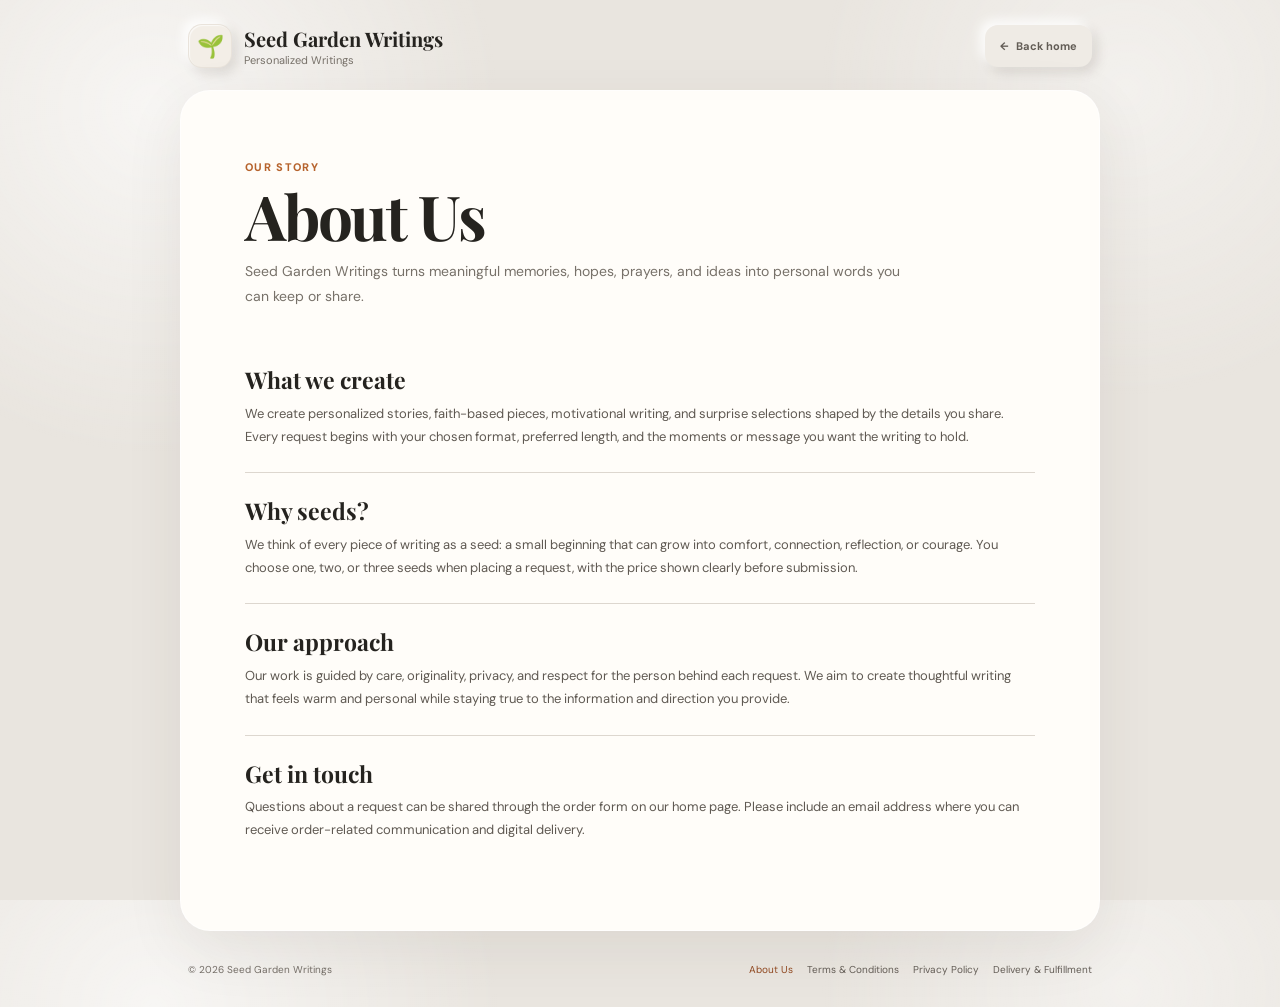
<file: about.html>
<!DOCTYPE html>
<html lang="en">
<head>
  <meta charset="UTF-8" />
  <meta name="viewport" content="width=device-width, initial-scale=1.0, viewport-fit=cover" />
  <meta name="theme-color" content="#e9e5df" />
  <meta name="description" content="Learn about Seed Garden Writings and our approach to personal, faith-based, and motivational writing." />
  <title>About Us — Seed Garden Writings</title>
  <link rel="preconnect" href="https://fonts.googleapis.com">
  <link rel="preconnect" href="https://fonts.gstatic.com" crossorigin>
  <link href="https://fonts.googleapis.com/css2?family=DM+Sans:wght@400;500;600;700&family=Playfair+Display:wght@600;700&display=swap" rel="stylesheet">
  <link rel="stylesheet" href="styles.css" />
</head>
<body class="legal-page">
  <div class="legal-shell">
    <header class="legal-header">
      <a class="brand" href="index.html" aria-label="Seed Garden Writings home">
        <span class="brand-mark">🌱</span>
        <span><strong>Seed Garden Writings</strong><small>Personalized Writings</small></span>
      </a>
      <a class="home-button" href="index.html"><span aria-hidden="true">←</span> Back home</a>
    </header>

    <main class="legal-card">
      <span class="eyebrow">Our story</span>
      <h1>About Us</h1>
      <p class="legal-intro">Seed Garden Writings turns meaningful memories, hopes, prayers, and ideas into personal words you can keep or share.</p>

      <section class="legal-section">
        <h2>What we create</h2>
        <p>We create personalized stories, faith-based pieces, motivational writing, and surprise selections shaped by the details you share. Every request begins with your chosen format, preferred length, and the moments or message you want the writing to hold.</p>
      </section>

      <section class="legal-section">
        <h2>Why seeds?</h2>
        <p>We think of every piece of writing as a seed: a small beginning that can grow into comfort, connection, reflection, or courage. You choose one, two, or three seeds when placing a request, with the price shown clearly before submission.</p>
      </section>

      <section class="legal-section">
        <h2>Our approach</h2>
        <p>Our work is guided by care, originality, privacy, and respect for the person behind each request. We aim to create thoughtful writing that feels warm and personal while staying true to the information and direction you provide.</p>
      </section>

      <section class="legal-section">
        <h2>Get in touch</h2>
        <p>Questions about a request can be shared through the order form on our home page. Please include an email address where you can receive order-related communication and digital delivery.</p>
      </section>
    </main>

    <footer class="site-footer legal-footer">
      <span>© 2026 Seed Garden Writings</span>
      <nav class="footer-links" aria-label="Footer navigation">
        <a href="about.html" aria-current="page">About Us</a>
        <a href="terms.html">Terms &amp; Conditions</a>
        <a href="privacy.html">Privacy Policy</a>
        <a href="delivery-fulfillment-policy.html">Delivery &amp; Fulfillment</a>
      </nav>
    </footer>
  </div>
</body>
</html>
</file>
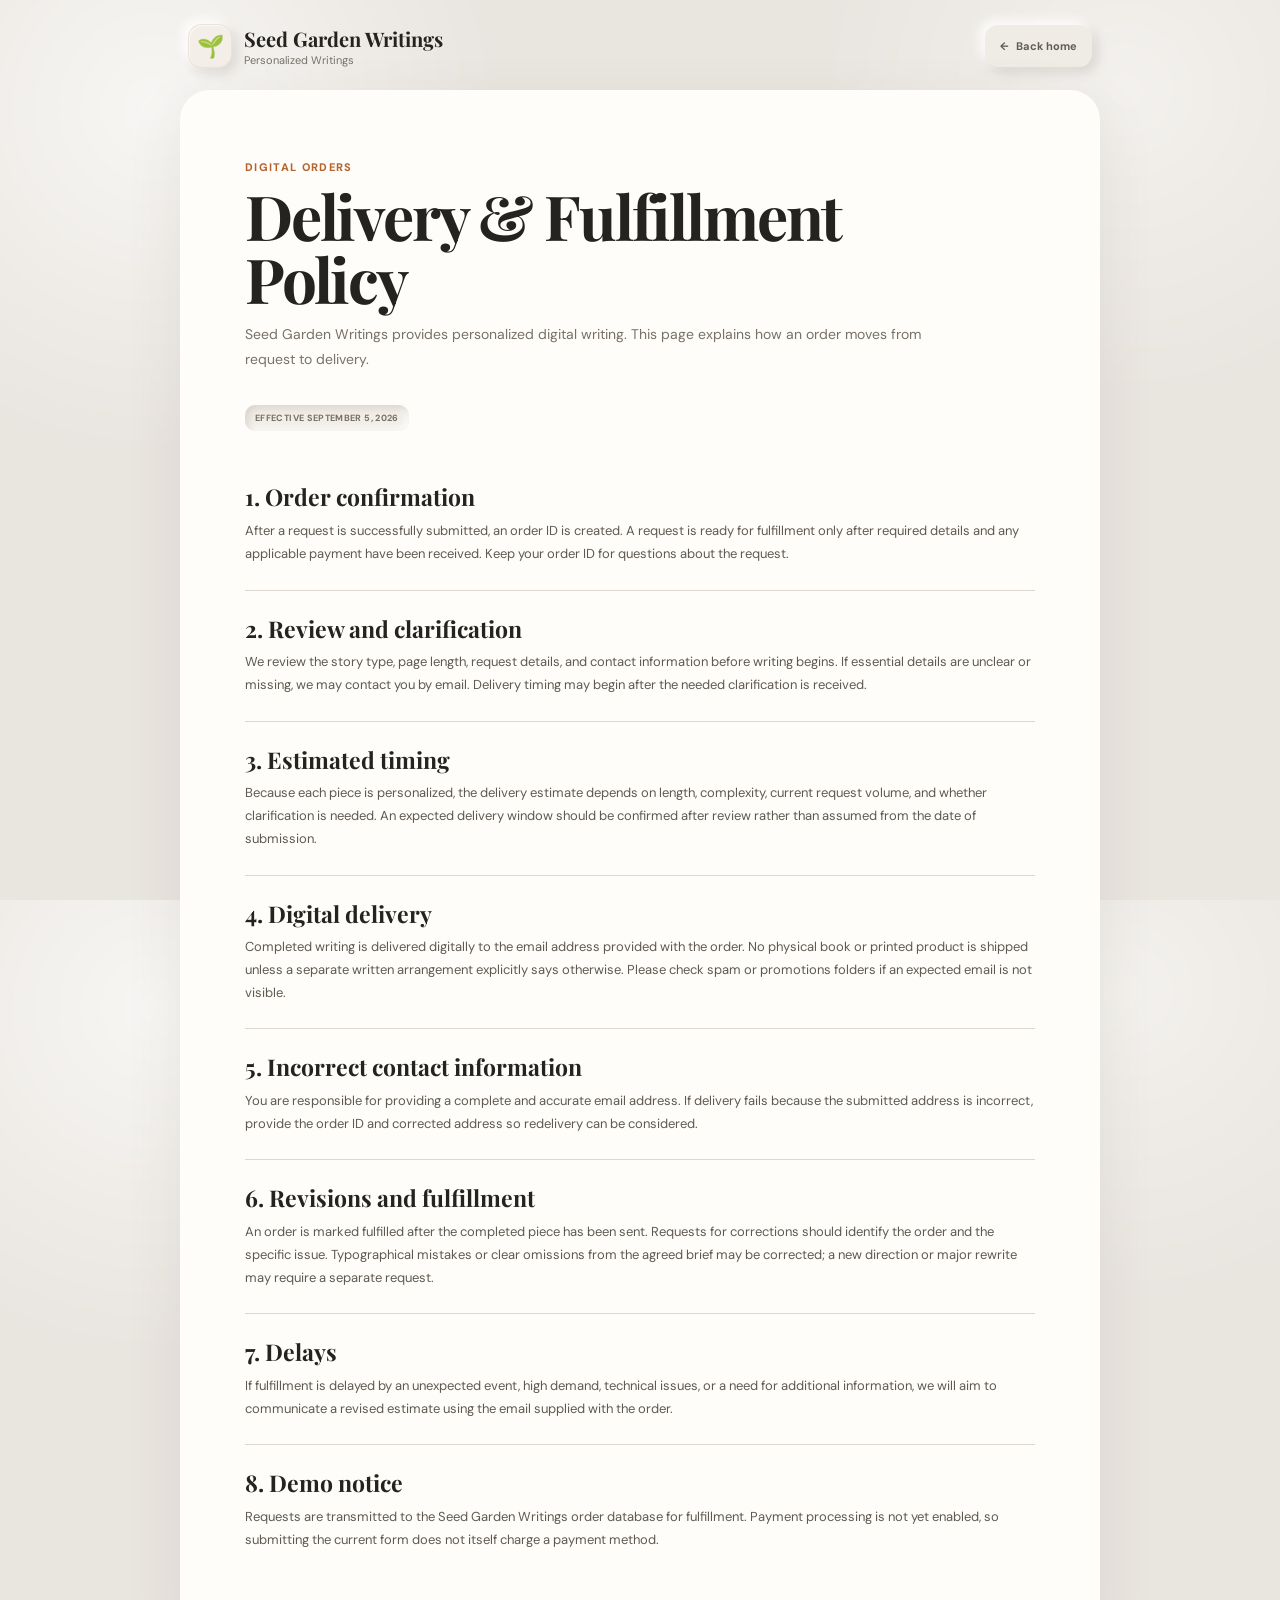
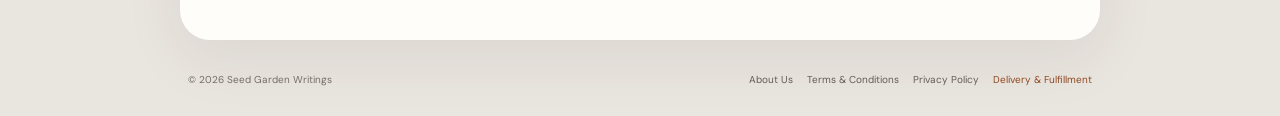
<file: delivery-fulfillment-policy.html>
<!DOCTYPE html>
<html lang="en">
<head>
  <meta charset="UTF-8" />
  <meta name="viewport" content="width=device-width, initial-scale=1.0, viewport-fit=cover" />
  <meta name="theme-color" content="#e9e5df" />
  <meta name="description" content="Delivery and fulfillment policy for personalized digital writing from Seed Garden Writings." />
  <title>Delivery &amp; Fulfillment Policy — Seed Garden Writings</title>
  <link rel="preconnect" href="https://fonts.googleapis.com">
  <link rel="preconnect" href="https://fonts.gstatic.com" crossorigin>
  <link href="https://fonts.googleapis.com/css2?family=DM+Sans:wght@400;500;600;700&family=Playfair+Display:wght@600;700&display=swap" rel="stylesheet">
  <link rel="stylesheet" href="styles.css" />
</head>
<body class="legal-page">
  <div class="legal-shell">
    <header class="legal-header">
      <a class="brand" href="index.html" aria-label="Seed Garden Writings home">
        <span class="brand-mark">🌱</span>
        <span><strong>Seed Garden Writings</strong><small>Personalized Writings</small></span>
      </a>
      <a class="home-button" href="index.html"><span aria-hidden="true">←</span> Back home</a>
    </header>

    <main class="legal-card">
      <span class="eyebrow">Digital orders</span>
      <h1>Delivery &amp; Fulfillment Policy</h1>
      <p class="legal-intro">Seed Garden Writings provides personalized digital writing. This page explains how an order moves from request to delivery.</p>
      <div class="legal-updated">Effective September 5, 2026</div>

      <section class="legal-section">
        <h2>1. Order confirmation</h2>
        <p>After a request is successfully submitted, an order ID is created. A request is ready for fulfillment only after required details and any applicable payment have been received. Keep your order ID for questions about the request.</p>
      </section>

      <section class="legal-section">
        <h2>2. Review and clarification</h2>
        <p>We review the story type, page length, request details, and contact information before writing begins. If essential details are unclear or missing, we may contact you by email. Delivery timing may begin after the needed clarification is received.</p>
      </section>

      <section class="legal-section">
        <h2>3. Estimated timing</h2>
        <p>Because each piece is personalized, the delivery estimate depends on length, complexity, current request volume, and whether clarification is needed. An expected delivery window should be confirmed after review rather than assumed from the date of submission.</p>
      </section>

      <section class="legal-section">
        <h2>4. Digital delivery</h2>
        <p>Completed writing is delivered digitally to the email address provided with the order. No physical book or printed product is shipped unless a separate written arrangement explicitly says otherwise. Please check spam or promotions folders if an expected email is not visible.</p>
      </section>

      <section class="legal-section">
        <h2>5. Incorrect contact information</h2>
        <p>You are responsible for providing a complete and accurate email address. If delivery fails because the submitted address is incorrect, provide the order ID and corrected address so redelivery can be considered.</p>
      </section>

      <section class="legal-section">
        <h2>6. Revisions and fulfillment</h2>
        <p>An order is marked fulfilled after the completed piece has been sent. Requests for corrections should identify the order and the specific issue. Typographical mistakes or clear omissions from the agreed brief may be corrected; a new direction or major rewrite may require a separate request.</p>
      </section>

      <section class="legal-section">
        <h2>7. Delays</h2>
        <p>If fulfillment is delayed by an unexpected event, high demand, technical issues, or a need for additional information, we will aim to communicate a revised estimate using the email supplied with the order.</p>
      </section>

      <section class="legal-section">
        <h2>8. Demo notice</h2>
        <p>Requests are transmitted to the Seed Garden Writings order database for fulfillment. Payment processing is not yet enabled, so submitting the current form does not itself charge a payment method.</p>
      </section>
    </main>

    <footer class="site-footer legal-footer">
      <span>© 2026 Seed Garden Writings</span>
      <nav class="footer-links" aria-label="Footer navigation">
        <a href="about.html">About Us</a>
        <a href="terms.html">Terms &amp; Conditions</a>
        <a href="privacy.html">Privacy Policy</a>
        <a href="delivery-fulfillment-policy.html" aria-current="page">Delivery &amp; Fulfillment</a>
      </nav>
    </footer>
  </div>
</body>
</html>
</file>
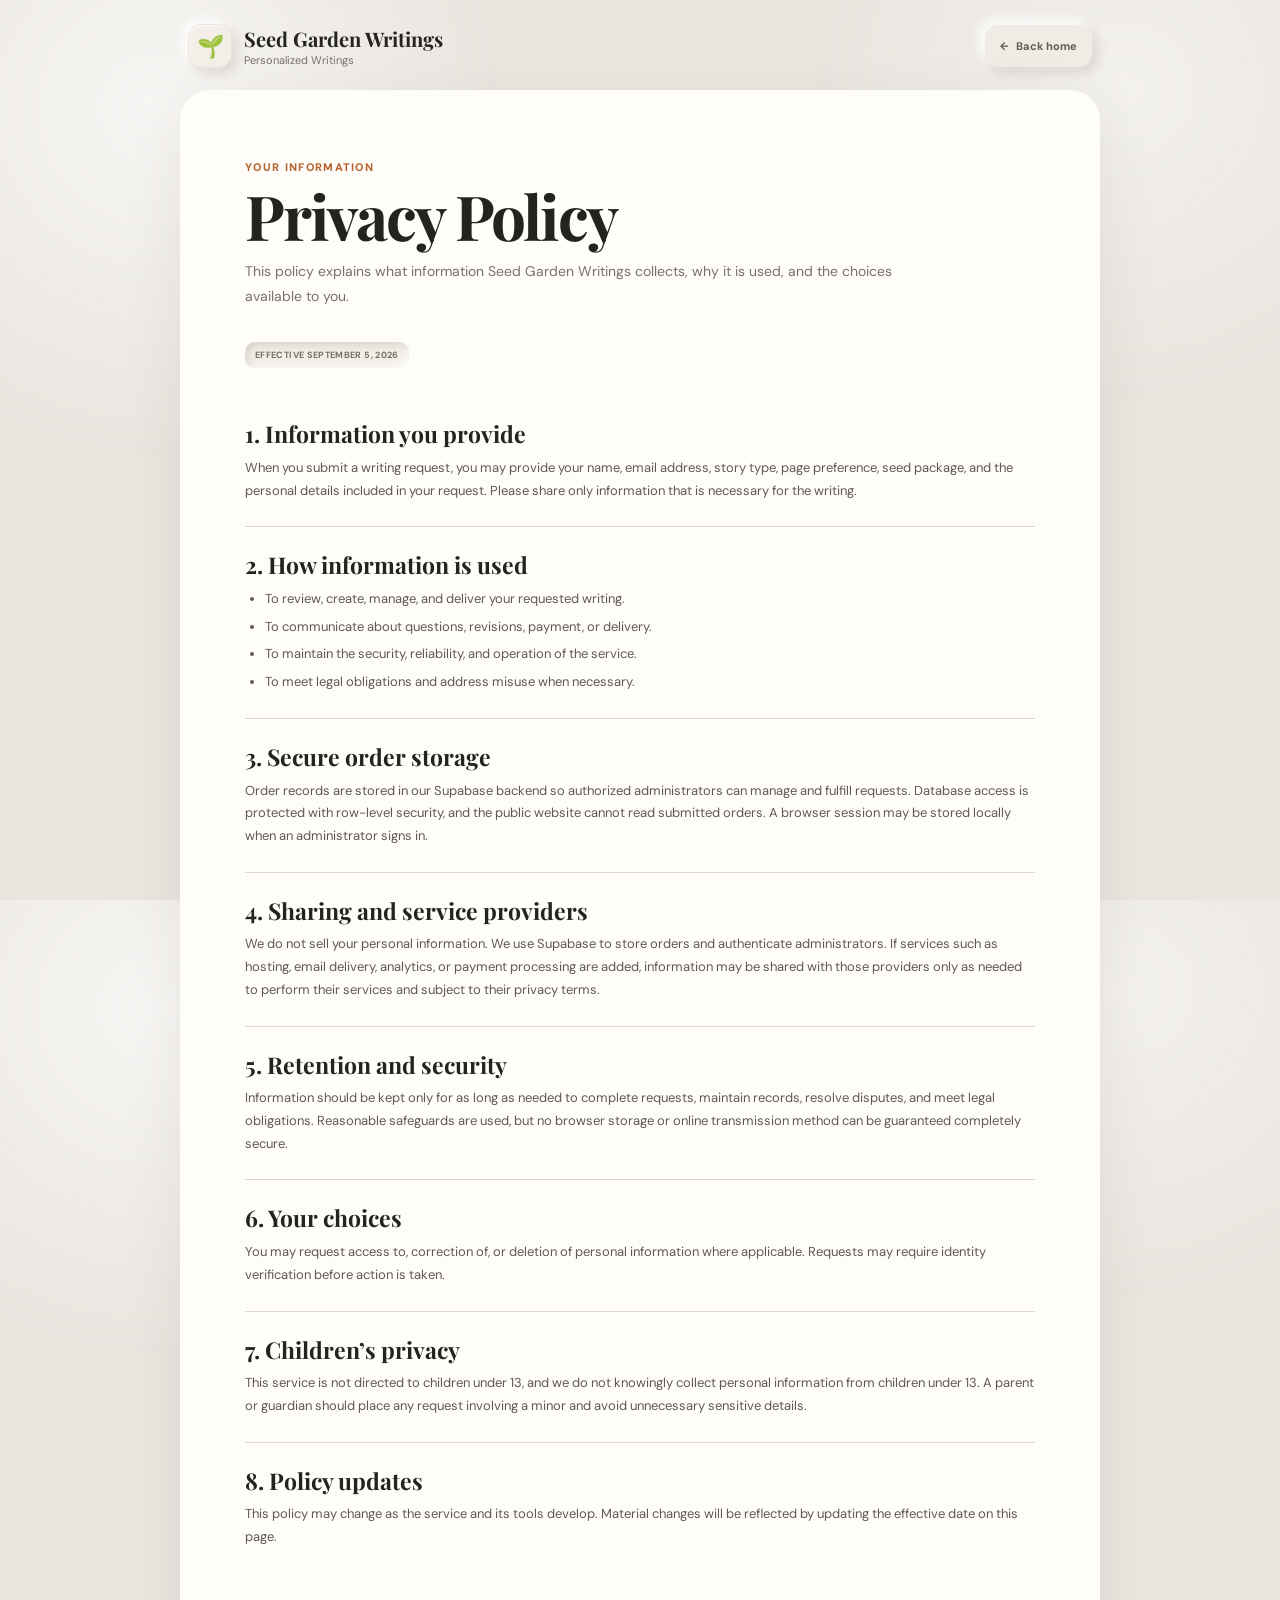
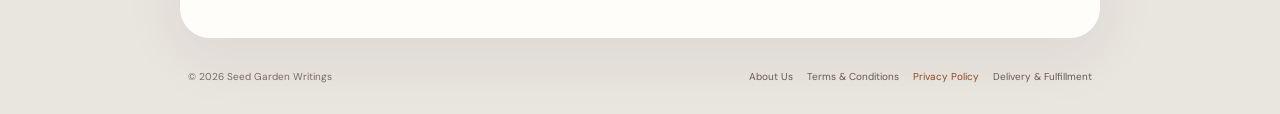
<file: privacy.html>
<!DOCTYPE html>
<html lang="en">
<head>
  <meta charset="UTF-8" />
  <meta name="viewport" content="width=device-width, initial-scale=1.0, viewport-fit=cover" />
  <meta name="theme-color" content="#e9e5df" />
  <meta name="description" content="Privacy policy for Seed Garden Writings and personalized writing requests." />
  <title>Privacy Policy — Seed Garden Writings</title>
  <link rel="preconnect" href="https://fonts.googleapis.com">
  <link rel="preconnect" href="https://fonts.gstatic.com" crossorigin>
  <link href="https://fonts.googleapis.com/css2?family=DM+Sans:wght@400;500;600;700&family=Playfair+Display:wght@600;700&display=swap" rel="stylesheet">
  <link rel="stylesheet" href="styles.css" />
</head>
<body class="legal-page">
  <div class="legal-shell">
    <header class="legal-header">
      <a class="brand" href="index.html" aria-label="Seed Garden Writings home">
        <span class="brand-mark">🌱</span>
        <span><strong>Seed Garden Writings</strong><small>Personalized Writings</small></span>
      </a>
      <a class="home-button" href="index.html"><span aria-hidden="true">←</span> Back home</a>
    </header>

    <main class="legal-card">
      <span class="eyebrow">Your information</span>
      <h1>Privacy Policy</h1>
      <p class="legal-intro">This policy explains what information Seed Garden Writings collects, why it is used, and the choices available to you.</p>
      <div class="legal-updated">Effective September 5, 2026</div>

      <section class="legal-section">
        <h2>1. Information you provide</h2>
        <p>When you submit a writing request, you may provide your name, email address, story type, page preference, seed package, and the personal details included in your request. Please share only information that is necessary for the writing.</p>
      </section>

      <section class="legal-section">
        <h2>2. How information is used</h2>
        <ul>
          <li>To review, create, manage, and deliver your requested writing.</li>
          <li>To communicate about questions, revisions, payment, or delivery.</li>
          <li>To maintain the security, reliability, and operation of the service.</li>
          <li>To meet legal obligations and address misuse when necessary.</li>
        </ul>
      </section>

      <section class="legal-section">
        <h2>3. Secure order storage</h2>
        <p>Order records are stored in our Supabase backend so authorized administrators can manage and fulfill requests. Database access is protected with row-level security, and the public website cannot read submitted orders. A browser session may be stored locally when an administrator signs in.</p>
      </section>

      <section class="legal-section">
        <h2>4. Sharing and service providers</h2>
        <p>We do not sell your personal information. We use Supabase to store orders and authenticate administrators. If services such as hosting, email delivery, analytics, or payment processing are added, information may be shared with those providers only as needed to perform their services and subject to their privacy terms.</p>
      </section>

      <section class="legal-section">
        <h2>5. Retention and security</h2>
        <p>Information should be kept only for as long as needed to complete requests, maintain records, resolve disputes, and meet legal obligations. Reasonable safeguards are used, but no browser storage or online transmission method can be guaranteed completely secure.</p>
      </section>

      <section class="legal-section">
        <h2>6. Your choices</h2>
        <p>You may request access to, correction of, or deletion of personal information where applicable. Requests may require identity verification before action is taken.</p>
      </section>

      <section class="legal-section">
        <h2>7. Children’s privacy</h2>
        <p>This service is not directed to children under 13, and we do not knowingly collect personal information from children under 13. A parent or guardian should place any request involving a minor and avoid unnecessary sensitive details.</p>
      </section>

      <section class="legal-section">
        <h2>8. Policy updates</h2>
        <p>This policy may change as the service and its tools develop. Material changes will be reflected by updating the effective date on this page.</p>
      </section>
    </main>

    <footer class="site-footer legal-footer">
      <span>© 2026 Seed Garden Writings</span>
      <nav class="footer-links" aria-label="Footer navigation">
        <a href="about.html">About Us</a>
        <a href="terms.html">Terms &amp; Conditions</a>
        <a href="privacy.html" aria-current="page">Privacy Policy</a>
        <a href="delivery-fulfillment-policy.html">Delivery &amp; Fulfillment</a>
      </nav>
    </footer>
  </div>
</body>
</html>
</file>
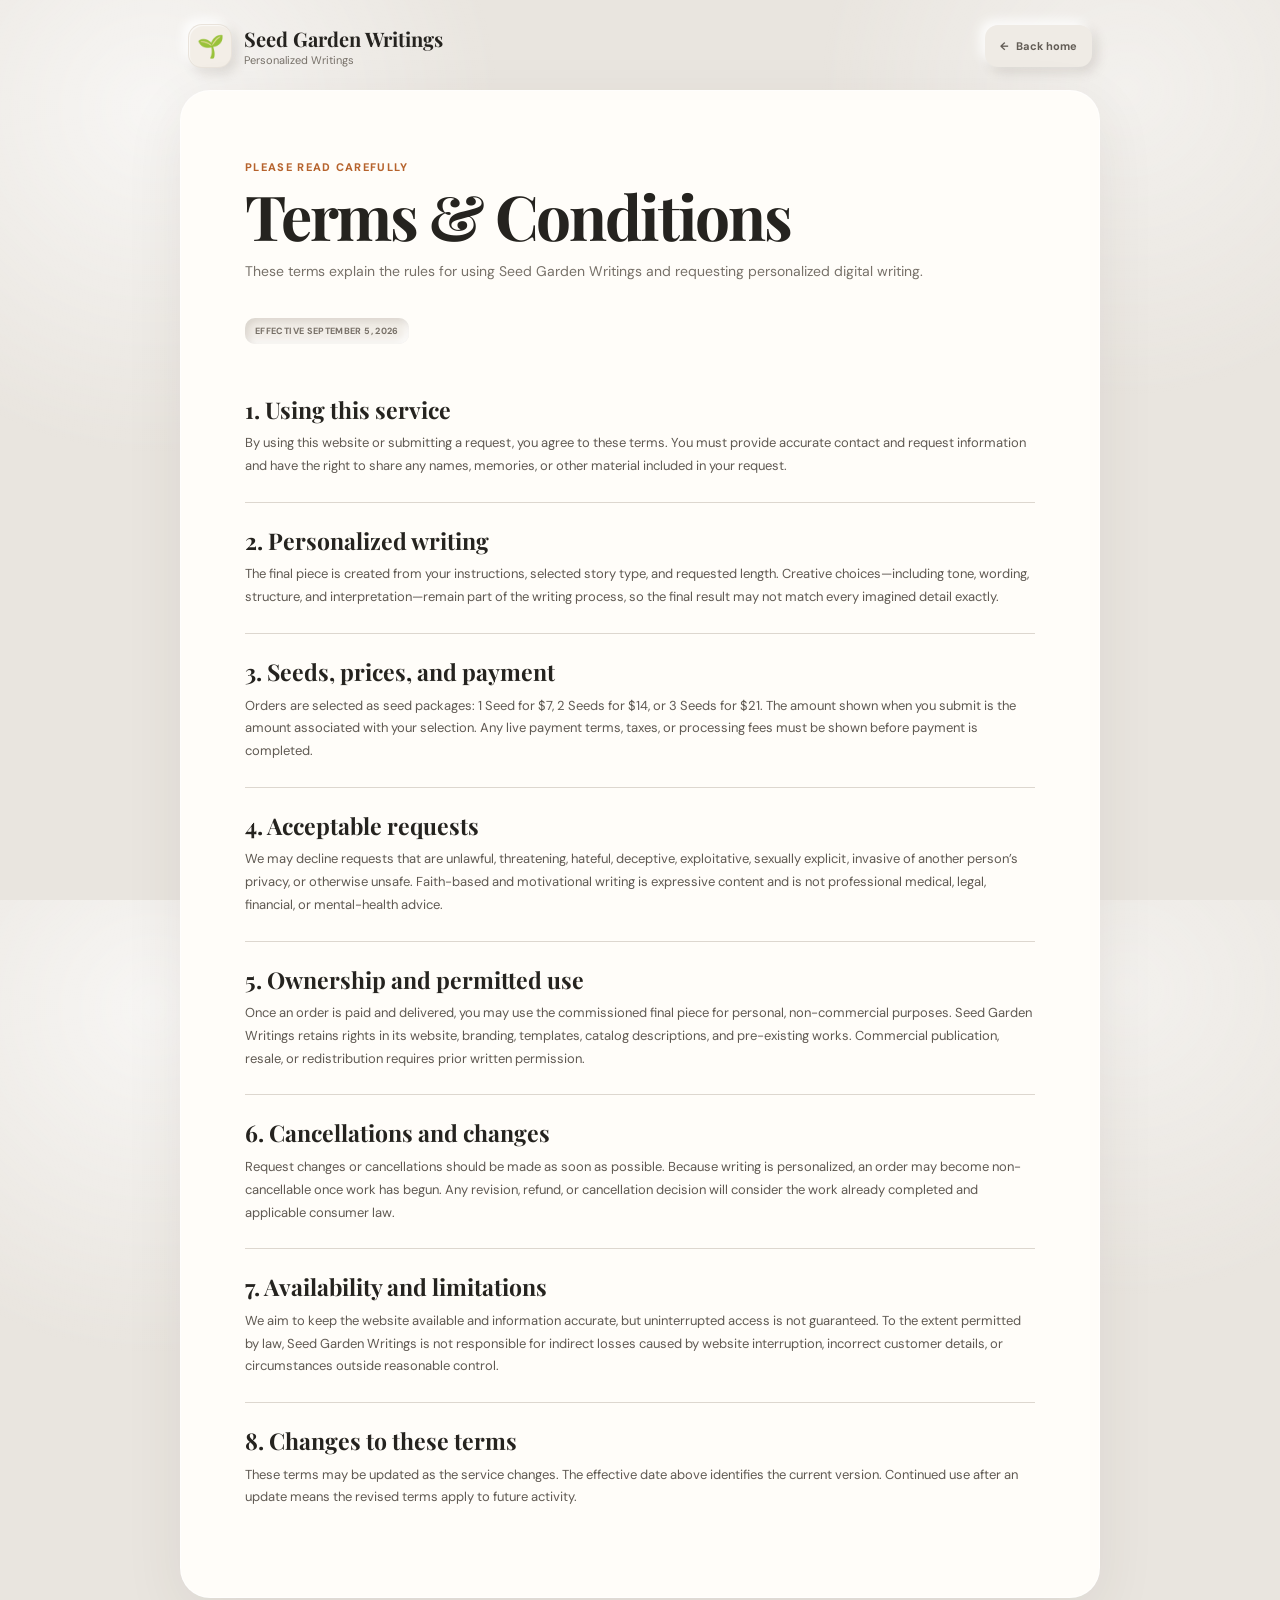
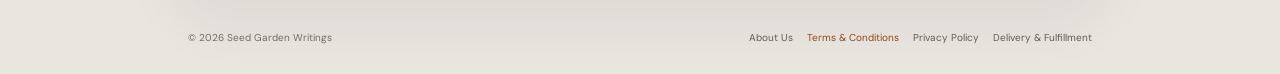
<file: terms.html>
<!DOCTYPE html>
<html lang="en">
<head>
  <meta charset="UTF-8" />
  <meta name="viewport" content="width=device-width, initial-scale=1.0, viewport-fit=cover" />
  <meta name="theme-color" content="#e9e5df" />
  <meta name="description" content="Terms and conditions for using Seed Garden Writings and requesting personalized digital writing." />
  <title>Terms &amp; Conditions — Seed Garden Writings</title>
  <link rel="preconnect" href="https://fonts.googleapis.com">
  <link rel="preconnect" href="https://fonts.gstatic.com" crossorigin>
  <link href="https://fonts.googleapis.com/css2?family=DM+Sans:wght@400;500;600;700&family=Playfair+Display:wght@600;700&display=swap" rel="stylesheet">
  <link rel="stylesheet" href="styles.css" />
</head>
<body class="legal-page">
  <div class="legal-shell">
    <header class="legal-header">
      <a class="brand" href="index.html" aria-label="Seed Garden Writings home">
        <span class="brand-mark">🌱</span>
        <span><strong>Seed Garden Writings</strong><small>Personalized Writings</small></span>
      </a>
      <a class="home-button" href="index.html"><span aria-hidden="true">←</span> Back home</a>
    </header>

    <main class="legal-card">
      <span class="eyebrow">Please read carefully</span>
      <h1>Terms &amp; Conditions</h1>
      <p class="legal-intro">These terms explain the rules for using Seed Garden Writings and requesting personalized digital writing.</p>
      <div class="legal-updated">Effective September 5, 2026</div>

      <section class="legal-section">
        <h2>1. Using this service</h2>
        <p>By using this website or submitting a request, you agree to these terms. You must provide accurate contact and request information and have the right to share any names, memories, or other material included in your request.</p>
      </section>

      <section class="legal-section">
        <h2>2. Personalized writing</h2>
        <p>The final piece is created from your instructions, selected story type, and requested length. Creative choices—including tone, wording, structure, and interpretation—remain part of the writing process, so the final result may not match every imagined detail exactly.</p>
      </section>

      <section class="legal-section">
        <h2>3. Seeds, prices, and payment</h2>
        <p>Orders are selected as seed packages: 1 Seed for $7, 2 Seeds for $14, or 3 Seeds for $21. The amount shown when you submit is the amount associated with your selection. Any live payment terms, taxes, or processing fees must be shown before payment is completed.</p>
      </section>

      <section class="legal-section">
        <h2>4. Acceptable requests</h2>
        <p>We may decline requests that are unlawful, threatening, hateful, deceptive, exploitative, sexually explicit, invasive of another person’s privacy, or otherwise unsafe. Faith-based and motivational writing is expressive content and is not professional medical, legal, financial, or mental-health advice.</p>
      </section>

      <section class="legal-section">
        <h2>5. Ownership and permitted use</h2>
        <p>Once an order is paid and delivered, you may use the commissioned final piece for personal, non-commercial purposes. Seed Garden Writings retains rights in its website, branding, templates, catalog descriptions, and pre-existing works. Commercial publication, resale, or redistribution requires prior written permission.</p>
      </section>

      <section class="legal-section">
        <h2>6. Cancellations and changes</h2>
        <p>Request changes or cancellations should be made as soon as possible. Because writing is personalized, an order may become non-cancellable once work has begun. Any revision, refund, or cancellation decision will consider the work already completed and applicable consumer law.</p>
      </section>

      <section class="legal-section">
        <h2>7. Availability and limitations</h2>
        <p>We aim to keep the website available and information accurate, but uninterrupted access is not guaranteed. To the extent permitted by law, Seed Garden Writings is not responsible for indirect losses caused by website interruption, incorrect customer details, or circumstances outside reasonable control.</p>
      </section>

      <section class="legal-section">
        <h2>8. Changes to these terms</h2>
        <p>These terms may be updated as the service changes. The effective date above identifies the current version. Continued use after an update means the revised terms apply to future activity.</p>
      </section>
    </main>

    <footer class="site-footer legal-footer">
      <span>© 2026 Seed Garden Writings</span>
      <nav class="footer-links" aria-label="Footer navigation">
        <a href="about.html">About Us</a>
        <a href="terms.html" aria-current="page">Terms &amp; Conditions</a>
        <a href="privacy.html">Privacy Policy</a>
        <a href="delivery-fulfillment-policy.html">Delivery &amp; Fulfillment</a>
      </nav>
    </footer>
  </div>
</body>
</html>
</file>
<file: styles.css>
:root {
  --page: #e9e5df;
  --panel: #fffdf9;
  --panel-soft: #f5f0e9;
  --ink: #25231f;
  --muted: #777169;
  --line: #ddd7cf;
  --accent: #b6632d;
  --accent-dark: #8f4820;
  --accent-soft: #f8e5d7;
  --olive: #6f7e5b;
  --success: #5d7e56;
  --danger: #a44036;
  --shadow: 0 18px 60px rgba(60, 49, 38, .08);
  --neu-raised: -5px -5px 11px rgba(255,255,255,.88), 5px 5px 12px rgba(83,70,55,.15);
  --neu-pressed: inset 3px 3px 7px rgba(91,75,57,.16), inset -3px -3px 7px rgba(255,255,255,.9);
  --radius-xl: 30px;
  --radius-lg: 20px;
  --radius-md: 14px;
}

* { box-sizing: border-box; }

html,
body { height: 100%; }

html { scroll-behavior: smooth; }

body {
  margin: 0;
  overflow: hidden;
  color: var(--ink);
  background:
    radial-gradient(circle at 12% 12%, rgba(255,255,255,.66), transparent 25%),
    radial-gradient(circle at 88% 10%, rgba(255,255,255,.46), transparent 22%),
    var(--page);
  font-family: "DM Sans", system-ui, -apple-system, BlinkMacSystemFont, "Segoe UI", sans-serif;
}

button,
input,
textarea { font: inherit; }

button { cursor: pointer; touch-action: manipulation; }
a { color: inherit; }
[hidden] { display: none !important; }

:focus-visible {
  outline: 3px solid rgba(182,99,45,.28);
  outline-offset: 3px;
}

.page-shell {
  width: min(1540px, calc(100% - 40px));
  height: 100dvh;
  margin: 0 auto;
  padding: 16px 0 12px;
  display: grid;
  grid-template-rows: 62px minmax(0, 1fr) 32px;
  gap: 10px;
}

.site-header {
  min-width: 0;
  display: flex;
  align-items: center;
  justify-content: space-between;
  padding: 0 8px;
}

.mobile-section-nav { display: none; }

.brand {
  min-width: 0;
  display: inline-flex;
  align-items: center;
  gap: 12px;
  text-decoration: none;
}

.brand-mark,
.summary-icon,
.input-wrap > span:not(.currency),
.admin-icon {
  display: grid;
  place-items: center;
  flex: 0 0 auto;
  border: 1px solid rgba(120,101,79,.08);
  background: #f3eee7;
  box-shadow: var(--neu-raised), inset 1px 1px 1px rgba(255,255,255,.65);
}

.brand-mark {
  width: 44px;
  height: 44px;
  border-radius: 14px;
  font-size: 22px;
}

.brand strong {
  display: block;
  font-family: "Playfair Display", serif;
  font-size: 20px;
}

.brand small {
  display: block;
  margin-top: 1px;
  color: var(--muted);
  font-size: 11px;
}

.admin-button,
.admin-close {
  display: grid;
  place-items: center;
  border: 0;
  color: var(--muted);
  background: #efebe5;
  box-shadow: var(--neu-raised);
  transition: color .18s ease, box-shadow .18s ease, transform .18s ease;
}

.admin-button {
  width: 46px;
  height: 46px;
  border-radius: 50%;
  font-size: 19px;
}

.admin-button:hover,
.admin-close:hover { color: var(--accent-dark); transform: translateY(-1px); }

.admin-button:active,
.admin-close:active { box-shadow: var(--neu-pressed); transform: translateY(1px); }

.workspace {
  min-width: 0;
  min-height: 0;
  display: grid;
  grid-template-columns: .92fr 1.12fr .92fr;
  gap: 22px;
  overflow: hidden;
}

.panel {
  min-width: 0;
  min-height: 0;
  height: 100%;
  overflow-x: hidden;
  overflow-y: auto;
  overscroll-behavior: contain;
  scrollbar-width: thin;
  scrollbar-color: #d7c9ba transparent;
  border-radius: var(--radius-xl);
  background: var(--panel);
  box-shadow: var(--shadow);
}

.panel::-webkit-scrollbar,
.orders-list::-webkit-scrollbar { width: 7px; }
.panel::-webkit-scrollbar-track,
.orders-list::-webkit-scrollbar-track { background: transparent; }
.panel::-webkit-scrollbar-thumb,
.orders-list::-webkit-scrollbar-thumb { border: 2px solid transparent; border-radius: 99px; background: #d3c5b6; background-clip: padding-box; }

.eyebrow {
  display: inline-block;
  color: var(--accent);
  font-size: 11px;
  font-weight: 800;
  letter-spacing: .12em;
  text-transform: uppercase;
}

.panel-top h1,
.library-header h2,
.checkout-header h2,
.admin-login h2,
.admin-dashboard-head h2 {
  margin: 8px 0;
  font-family: "Playfair Display", serif;
  line-height: 1.04;
}

.panel-top p,
.library-header p,
.checkout-header p,
.admin-login > p {
  margin: 0;
  color: var(--muted);
  line-height: 1.52;
}

/* Reviews */
.reviews-panel { padding: 28px 24px 24px; }
.panel-top h1 { font-size: clamp(30px, 3vw, 42px); }

.rating-summary {
  margin: 24px 0 18px;
  padding: 17px;
  border: 1px solid var(--line);
  border-radius: var(--radius-md);
  background: #fff;
}

.rating-summary > div { display: flex; align-items: center; gap: 10px; }
.rating-summary strong { font-size: 29px; }
.stars,
.mini-stars { color: #d59735; letter-spacing: 1px; }
.rating-summary small { display: block; margin-top: 4px; color: var(--muted); }
.review-list { display: grid; gap: 12px; }

.review-load-more {
  width: 100%;
  min-height: 46px;
  margin-top: 14px;
  padding: 10px 14px;
  border: 0;
  border-radius: 12px;
  color: var(--accent-dark);
  background: #f1ede7;
  box-shadow: var(--neu-raised);
  font-size: 11px;
  font-weight: 800;
}

.review-load-more:hover { transform: translateY(-1px); }
.review-load-more:active { box-shadow: var(--neu-pressed); transform: translateY(1px); }

.review-card {
  padding: 16px;
  border: 1px solid var(--line);
  border-radius: 17px;
  background: rgba(255,255,255,.74);
  transition: border-color .2s ease, box-shadow .2s ease, transform .2s ease;
}

.review-card:hover,
.review-card.active-review {
  border-color: rgba(182,99,45,.42);
  box-shadow: 0 9px 24px rgba(67,47,31,.07);
  transform: translateY(-1px);
}

.review-head {
  display: grid;
  grid-template-columns: auto 1fr auto;
  gap: 10px;
  align-items: center;
}

.avatar {
  width: 40px;
  height: 40px;
  display: grid;
  place-items: center;
  border-radius: 13px;
  color: var(--accent-dark);
  background: var(--accent-soft);
  font-weight: 800;
}

.review-head strong { display: block; font-size: 14px; }
.review-head span:not(.mini-stars) { display: block; margin-top: 2px; color: var(--muted); font-size: 12px; }
.mini-stars { font-size: 10px; }
.review-card p { margin: 12px 0 0; color: #5f5a53; font-size: 13px; line-height: 1.58; }

.review-footer {
  display: flex;
  align-items: center;
  gap: 8px;
  padding-top: 20px;
  color: var(--muted);
  font-size: 12px;
}

.trust-dot { width: 8px; height: 8px; border-radius: 50%; background: #6c9463; box-shadow: 0 0 0 5px #edf3eb; }

/* Library */
.library-panel { padding: 28px 24px 30px; }
.library-header { padding-bottom: 20px; }
.library-header h2 { font-size: clamp(30px, 3vw, 40px); }
.library-header p { max-width: 440px; font-size: 13px; }
.library-catalog { display: grid; gap: 26px; }

.library-group {
  padding-top: 20px;
  border-top: 1px solid var(--line);
}

.library-group:first-child { padding-top: 0; border-top: 0; }

.library-group-title {
  display: flex;
  align-items: center;
  justify-content: space-between;
  margin: 0 0 14px;
}

.library-group-title h3 { margin: 0; font-size: 16px; }

.library-count {
  padding: 5px 8px;
  border-radius: 999px;
  color: var(--muted);
  background: var(--panel-soft);
  font-size: 10px;
  font-weight: 700;
}

.book-list {
  display: grid;
  grid-template-columns: repeat(2, minmax(0, 1fr));
  gap: 22px 14px;
}

.book-item { min-width: 0; }

.flip-book {
  width: 100%;
  aspect-ratio: 2 / 3;
  display: block;
  padding: 0;
  border: 0;
  border-radius: 10px;
  background: transparent;
  perspective: 900px;
}

.book-card-inner {
  width: 100%;
  height: 100%;
  position: relative;
  display: block;
  transform-style: preserve-3d;
  transition: transform .58s cubic-bezier(.2,.72,.25,1);
}

.flip-book.is-flipped .book-card-inner { transform: rotateY(180deg); }

.book-face {
  position: absolute;
  inset: 0;
  overflow: hidden;
  display: flex;
  flex-direction: column;
  justify-content: center;
  padding: 18px 15px;
  border: 1px solid rgba(52,34,22,.36);
  border-left-width: 7px;
  border-radius: 6px 11px 11px 6px;
  box-shadow: 0 10px 20px rgba(45,37,31,.17), inset 2px 1px 0 rgba(255,255,255,.18);
  backface-visibility: hidden;
  -webkit-backface-visibility: hidden;
}

.book-face::after {
  content: "";
  position: absolute;
  inset: 9px;
  border: 1px solid currentColor;
  border-radius: 3px;
  opacity: .22;
  pointer-events: none;
}

.book-cover { color: #fff8e9; text-align: center; }
.image-cover { padding: 0; background: #e8ddc9; }
.image-cover::after { display: none; }
.image-cover img { width: 100%; height: 100%; display: block; object-fit: cover; }
.book-cover .book-mark { margin-bottom: 12px; font-size: 22px; filter: drop-shadow(0 2px 2px rgba(0,0,0,.15)); }

.book-cover h4,
.book-back-cover h4 {
  margin: 0;
  font-family: "Playfair Display", serif;
  font-size: clamp(17px, 1.6vw, 23px);
  line-height: 1.04;
}

.book-cover small {
  margin-top: 16px;
  font-size: 7px;
  font-weight: 700;
  letter-spacing: .13em;
  text-transform: uppercase;
}

.book-back-cover {
  color: #4b3b2f;
  background: #f2e7d1;
  transform: rotateY(180deg);
  text-align: left;
}

.book-back-cover h4 { margin-bottom: 10px; font-size: 15px; }
.book-back-cover p { margin: 0; font-family: Georgia, serif; font-size: 10px; line-height: 1.48; }
.book-back-cover small { margin-top: auto; padding-top: 10px; color: #806f5c; font-size: 8px; font-weight: 700; }

.tone-0 { background: linear-gradient(155deg, #82452d, #b46e49); }
.tone-1 { background: linear-gradient(155deg, #46563f, #7a896f); }
.tone-2 { color: #5d431e; background: linear-gradient(155deg, #c9a15d, #efd9a8); }
.tone-3 { background: linear-gradient(155deg, #455b64, #78919a); }
.tone-4 { background: linear-gradient(155deg, #6e536b, #9b7897); }
.tone-5 { background: linear-gradient(155deg, #8b6339, #c3945d); }
.tone-6 { background: linear-gradient(155deg, #3f6158, #6f9489); }

.flip-book:hover .book-card-inner { transform: translateY(-3px) rotateY(0); }
.flip-book.is-flipped:hover .book-card-inner { transform: translateY(-3px) rotateY(180deg); }

.book-meta { padding: 10px 2px 0; }
.book-meta h4 { margin: 0 0 4px; font-size: 13px; line-height: 1.25; }
.book-meta p { min-height: 34px; margin: 0; color: var(--muted); font-size: 10px; line-height: 1.45; }

.book-rating {
  display: flex;
  align-items: center;
  justify-content: space-between;
  gap: 7px;
  margin-top: 8px;
  color: var(--muted);
  font-size: 9px;
}

.book-rating strong { color: #d18d27; font-size: 10px; letter-spacing: .03em; }

/* Checkout */
.checkout-panel { padding: 28px 24px 24px; }
.checkout-header h2 { font-size: clamp(30px, 3vw, 40px); }
.checkout-header { margin-bottom: 22px; }
.checkout-header p { font-size: 13px; }

.choice-section {
  min-width: 0;
  margin: 0 0 18px;
  padding: 0;
  border: 0;
}

.choice-section legend,
.field-group label,
.custom-pages-wrap label {
  display: block;
  margin-bottom: 8px;
  color: #4c4640;
  font-size: 12px;
  font-weight: 800;
}

.type-options,
.page-options,
.amount-options { display: grid; gap: 9px; }
.type-options { grid-template-columns: repeat(2, minmax(0, 1fr)); }
.page-options,
.amount-options { grid-template-columns: repeat(3, minmax(0, 1fr)); }

.choice-button,
.calendar-toolbar button,
.calendar-clear,
.admin-signout,
.admin-login-button,
.fulfill-button,
.order-detail-button,
.report-back-button,
.report-print-button {
  border: 0;
  color: var(--muted);
  background: #f1ede7;
  box-shadow: var(--neu-raised);
  font-weight: 700;
  transition: color .18s ease, background .18s ease, box-shadow .18s ease, transform .18s ease;
}

.choice-button {
  min-width: 0;
  min-height: 44px;
  padding: 9px 8px;
  border-radius: 11px;
  font-size: 11px;
}

.choice-button small { display: block; margin-top: 2px; color: inherit; font-size: 8px; font-weight: 500; }
.page-choice strong,
.amount-choice strong { display: block; color: inherit; font-size: 12px; }

.choice-button:hover,
.calendar-toolbar button:hover,
.calendar-clear:hover,
.admin-signout:hover,
.order-detail-button:hover,
.report-back-button:hover,
.report-print-button:hover { color: var(--accent-dark); transform: translateY(-1px); }

.choice-button:active,
.choice-button.active,
.choice-button[aria-pressed="true"] {
  color: var(--accent-dark);
  background: #f5e3d6;
  box-shadow: var(--neu-pressed);
  transform: translateY(1px);
}

.custom-pages-wrap {
  display: grid;
  grid-template-columns: 1fr 96px;
  align-items: center;
  gap: 10px;
  margin-top: 12px;
  padding: 10px 12px;
  border-radius: 11px;
  background: var(--panel-soft);
}

.custom-pages-wrap label { margin: 0; }
.custom-pages-wrap input { width: 100%; min-height: 38px; padding: 0 9px; border: 1px solid var(--line); border-radius: 9px; outline: 0; background: #fff; }
.custom-pages-wrap input:focus { border-color: var(--accent); box-shadow: 0 0 0 3px rgba(182,99,45,.10); }

.field-group { margin-bottom: 15px; }
.optional { color: var(--muted); font-size: 10px; font-weight: 500; }

.input-wrap {
  min-height: 47px;
  display: flex;
  align-items: center;
  gap: 9px;
  padding: 0 12px;
  border: 1px solid var(--line);
  border-radius: 12px;
  background: #fff;
  transition: border-color .2s ease, box-shadow .2s ease;
}

.input-wrap:focus-within { border-color: var(--accent); box-shadow: 0 0 0 3px rgba(182,99,45,.10); }

.input-wrap > span:not(.currency) {
  width: 27px;
  height: 27px;
  border-radius: 9px;
  font-size: 12px;
}

.input-wrap input { width: 100%; border: 0; outline: 0; color: var(--ink); background: transparent; }

textarea {
  width: 100%;
  min-height: 104px;
  padding: 12px;
  resize: vertical;
  border: 1px solid var(--line);
  border-radius: 12px;
  outline: 0;
  color: var(--ink);
  background: #fff;
  line-height: 1.45;
}

textarea:focus { border-color: var(--accent); box-shadow: 0 0 0 3px rgba(182,99,45,.10); }
.error { min-height: 12px; display: block; margin-top: 4px; color: var(--danger); font-size: 9px; }
.amount-section { margin-bottom: 20px; }

.pay-button {
  width: 100%;
  min-height: 54px;
  display: flex;
  align-items: center;
  justify-content: space-between;
  padding: 0 16px;
  border: 1px solid rgba(143,72,32,.12);
  border-radius: 14px;
  color: #fff;
  background: linear-gradient(145deg, #cb7540, #a95429);
  box-shadow: -5px -5px 12px rgba(255,255,255,.72), 6px 7px 14px rgba(111,63,35,.25), inset 1px 1px 1px rgba(255,255,255,.26);
  font-weight: 800;
  transition: box-shadow .18s ease, transform .18s ease, filter .18s ease;
}

.pay-button:hover { filter: saturate(1.05); transform: translateY(-1px); }
.pay-button:active { box-shadow: inset 4px 4px 9px rgba(100,42,17,.30), inset -3px -3px 8px rgba(255,188,139,.18); transform: translateY(1px); }
.pay-button:disabled { cursor: wait; filter: grayscale(.2); opacity: .72; transform: none; }

.pay-button > span:last-child {
  width: 29px;
  height: 29px;
  display: grid;
  place-items: center;
  border-radius: 10px;
  background: rgba(255,255,255,.1);
  box-shadow: -2px -2px 5px rgba(255,255,255,.16), 3px 3px 6px rgba(86,38,16,.24), inset 1px 1px 1px rgba(255,255,255,.16);
}

.secure-note { margin: 11px 5px 0; color: var(--muted); font-size: 9px; line-height: 1.45; text-align: center; }
.form-message { margin-top: 9px; border-radius: 11px; font-size: 11px; line-height: 1.4; }
.form-message.success { padding: 10px; color: #4f6d48; background: #edf5ea; }
.form-message.error-state { padding: 10px; color: #97362d; background: #faece9; }

.checkout-footer { display: grid; gap: 5px; padding-top: 19px; color: var(--muted); font-size: 10px; }
.checkout-footer span { color: var(--olive); font-weight: 800; }

.site-footer {
  display: flex;
  align-items: center;
  justify-content: space-between;
  gap: 18px;
  padding: 0 8px;
  color: #736d66;
  font-size: 10px;
}

.footer-links {
  min-width: 0;
  display: flex;
  align-items: center;
  justify-content: center;
  gap: 14px;
}

.footer-links a {
  color: #625c55;
  text-decoration: none;
  white-space: nowrap;
  transition: color .18s ease;
}

.footer-links a:hover,
.footer-links a[aria-current="page"] { color: var(--accent-dark); }

/* Standalone information and policy pages */
.legal-page {
  height: auto;
  min-height: 100%;
  overflow-x: hidden;
  overflow-y: auto;
}

.legal-shell {
  width: calc(100% - 36px);
  max-width: 920px;
  min-width: 0;
  min-height: 100dvh;
  margin: 0 auto;
  padding: 24px 0 18px;
  display: flex;
  flex-direction: column;
}

.legal-header {
  display: flex;
  align-items: center;
  justify-content: space-between;
  gap: 20px;
  padding: 0 8px 22px;
}

.home-button {
  min-height: 42px;
  display: inline-flex;
  align-items: center;
  gap: 7px;
  padding: 0 15px;
  border: 0;
  border-radius: 13px;
  color: #625c55;
  background: #efebe5;
  box-shadow: var(--neu-raised);
  font-size: 11px;
  font-weight: 700;
  text-decoration: none;
  transition: color .18s ease, box-shadow .18s ease, transform .18s ease;
}

.home-button:hover { color: var(--accent-dark); transform: translateY(-1px); }
.home-button:active { box-shadow: var(--neu-pressed); transform: translateY(1px); }

.legal-card {
  width: 100%;
  min-width: 0;
  flex: 1;
  padding: clamp(30px, 6vw, 64px);
  border: 1px solid rgba(255,255,255,.72);
  border-radius: var(--radius-xl);
  background: var(--panel);
  box-shadow: var(--shadow);
}

.legal-card h1 {
  max-width: 720px;
  margin: 8px 0 12px;
  font-family: "Playfair Display", serif;
  font-size: clamp(38px, 7vw, 62px);
  line-height: 1.02;
  letter-spacing: -.035em;
}

.legal-intro {
  max-width: 680px;
  margin: 0 0 34px;
  color: var(--muted);
  font-size: 14px;
  line-height: 1.75;
}

.legal-updated {
  display: inline-flex;
  margin-bottom: 28px;
  padding: 7px 10px;
  border-radius: 10px;
  color: #766f66;
  background: #f1ede7;
  box-shadow: var(--neu-pressed);
  font-size: 9px;
  font-weight: 700;
  letter-spacing: .04em;
  text-transform: uppercase;
}

.legal-section {
  padding: 24px 0;
  border-top: 1px solid var(--line);
}

.legal-section:first-of-type { border-top: 0; }

.legal-section h2 {
  margin: 0 0 9px;
  font-family: "Playfair Display", serif;
  font-size: 23px;
  line-height: 1.2;
}

.legal-section p,
.legal-section li {
  color: #5f5952;
  font-size: 13px;
  line-height: 1.75;
  overflow-wrap: anywhere;
}

.legal-section p { margin: 0 0 10px; }
.legal-section p:last-child { margin-bottom: 0; }
.legal-section ul { margin: 8px 0 0; padding-left: 20px; }
.legal-section li + li { margin-top: 5px; }
.legal-section a { color: var(--accent-dark); }

.legal-footer {
  min-height: 48px;
  margin-top: 10px;
  padding: 10px 8px 0;
  flex-wrap: wrap;
}

/* Admin portal */
.admin-portal {
  position: fixed;
  inset: 0;
  z-index: 20;
  display: grid;
  place-items: center;
  padding: 20px;
}

.admin-backdrop {
  position: absolute;
  inset: 0;
  border: 0;
  background: rgba(37,32,27,.52);
  backdrop-filter: blur(7px);
}

.admin-dialog {
  width: min(1080px, 100%);
  height: min(760px, calc(100dvh - 40px));
  position: relative;
  z-index: 1;
  overflow: hidden;
  border: 1px solid rgba(255,255,255,.75);
  border-radius: 28px;
  background: #f8f5f0;
  box-shadow: 0 30px 80px rgba(37,28,21,.28);
}

.admin-close {
  width: 38px;
  height: 38px;
  position: absolute;
  top: 18px;
  right: 18px;
  z-index: 3;
  border-radius: 50%;
  font-size: 23px;
}

.admin-login {
  width: min(390px, calc(100% - 40px));
  height: 100%;
  margin: 0 auto;
  display: flex;
  flex-direction: column;
  justify-content: center;
}

.admin-icon {
  width: 54px;
  height: 54px;
  margin-bottom: 18px;
  border-radius: 16px;
  font-size: 23px;
}

.admin-login h2 { font-size: 38px; }
.admin-login > p { margin-bottom: 24px; }
.admin-login-form,
#admin-login-form { display: grid; gap: 8px; }
#admin-login-form label { margin-top: 6px; font-size: 12px; font-weight: 800; }
#admin-login-form input { min-height: 48px; padding: 0 13px; border: 1px solid var(--line); border-radius: 12px; outline: 0; background: #fff; }
#admin-login-form input:focus { border-color: var(--accent); box-shadow: 0 0 0 3px rgba(182,99,45,.10); }

.admin-login-button {
  min-height: 48px;
  margin-top: 12px;
  border-radius: 12px;
  color: #fff;
  background: var(--accent);
}

.admin-login-button:hover { background: var(--accent-dark); }
.admin-login-button:disabled { cursor: wait; opacity: .68; }
.admin-login-error { min-height: 18px; margin: 4px 0 0; color: var(--danger); font-size: 11px; }

.admin-dashboard {
  height: 100%;
  padding: 28px;
  display: flex;
  flex-direction: column;
}

.admin-dashboard-head {
  display: flex;
  align-items: center;
  justify-content: space-between;
  padding-right: 50px;
}

.admin-dashboard-head h2 { margin-bottom: 0; font-size: 34px; }
.admin-signout { padding: 9px 13px; border-radius: 10px; font-size: 11px; }

.admin-layout {
  min-height: 0;
  flex: 1;
  display: grid;
  grid-template-columns: 286px minmax(0, 1fr);
  gap: 24px;
  margin-top: 22px;
}

.calendar-card {
  align-self: start;
  padding: 17px;
  border: 1px solid var(--line);
  border-radius: 18px;
  background: #fffdf9;
}

.calendar-toolbar {
  display: grid;
  grid-template-columns: 34px 1fr 34px;
  gap: 8px;
  align-items: center;
  margin-bottom: 15px;
}

.calendar-toolbar strong { font-size: 13px; text-align: center; }
.calendar-toolbar button { width: 34px; height: 34px; border-radius: 10px; font-size: 20px; }
.calendar-weekdays,
.calendar-grid { display: grid; grid-template-columns: repeat(7, 1fr); gap: 4px; }
.calendar-weekdays { margin-bottom: 6px; color: #9a9288; font-size: 9px; font-weight: 800; text-align: center; }

.calendar-day {
  aspect-ratio: 1;
  position: relative;
  border: 0;
  border-radius: 9px;
  color: #5d5750;
  background: transparent;
  font-size: 10px;
}

.calendar-day:hover { color: var(--accent-dark); background: var(--accent-soft); }
.calendar-day.is-today { box-shadow: inset 0 0 0 1px #d8c4b0; font-weight: 800; }
.calendar-day.has-orders::after { content: ""; width: 4px; height: 4px; position: absolute; right: 4px; bottom: 4px; border-radius: 50%; background: var(--accent); }
.calendar-day.is-selected { color: #fff; background: var(--accent); }
.calendar-day.is-selected::after { background: #fff; }
.calendar-spacer { aspect-ratio: 1; }
.calendar-clear { width: 100%; margin-top: 13px; padding: 9px; border-radius: 10px; font-size: 10px; }

.orders-column { min-width: 0; min-height: 0; display: flex; flex-direction: column; }

.orders-summary {
  display: grid;
  grid-template-columns: repeat(3, minmax(0, 1fr));
  gap: 10px;
}

.orders-summary > div { padding: 12px; border-radius: 13px; background: #efebe5; box-shadow: var(--neu-pressed); }
.orders-summary strong { display: block; font-size: 20px; }
.orders-summary span { display: block; margin-top: 2px; color: var(--muted); font-size: 9px; }
.orders-filter { margin: 14px 0 9px; color: var(--muted); font-size: 10px; }

.orders-list {
  min-height: 0;
  display: grid;
  gap: 10px;
  overflow-y: auto;
  overscroll-behavior: contain;
  padding: 2px 5px 12px 0;
}

.empty-orders {
  padding: 42px 20px;
  border: 1px dashed #d6cec4;
  border-radius: 16px;
  color: var(--muted);
  text-align: center;
}

.empty-orders span { display: block; margin-bottom: 8px; font-size: 28px; }
.empty-orders strong { display: block; color: var(--ink); font-size: 13px; }
.empty-orders p { margin: 5px 0 0; font-size: 10px; }

.order-card {
  padding: 15px;
  border: 1px solid var(--line);
  border-radius: 15px;
  background: #fff;
}

.order-card.is-fulfilled { background: #f5f8f2; }

.order-card-head {
  display: flex;
  align-items: flex-start;
  justify-content: space-between;
  gap: 12px;
  margin-bottom: 12px;
}

.order-card-head strong { display: block; font-size: 13px; }
.order-card-head time { display: block; margin-top: 2px; color: var(--muted); font-size: 9px; }

.status-pill { padding: 5px 8px; border-radius: 999px; color: #8f5b20; background: #fbefd9; font-size: 8px; font-weight: 800; text-transform: uppercase; }
.status-pill.fulfilled { color: #4f7049; background: #e8f2e4; }

.order-details { display: grid; grid-template-columns: repeat(2, minmax(0, 1fr)); gap: 9px 14px; }
.order-detail { min-width: 0; }
.order-detail.full { grid-column: 1 / -1; }
.order-detail small { display: block; margin-bottom: 2px; color: #958b80; font-size: 8px; font-weight: 800; text-transform: uppercase; }
.order-detail span { display: block; overflow-wrap: anywhere; color: #4e4943; font-size: 10px; line-height: 1.4; }

.order-card-actions {
  display: flex;
  flex-wrap: wrap;
  gap: 9px;
  margin-top: 13px;
}

.fulfill-button,
.order-detail-button,
.report-back-button,
.report-print-button {
  padding: 9px 12px;
  border-radius: 10px;
  font-size: 10px;
}

.order-detail-button { color: var(--accent-dark); }

.fulfill-button {
  color: #fff;
  background: var(--success);
}

.fulfill-button:hover { background: #496b43; transform: translateY(-1px); }
.fulfill-button:disabled { cursor: default; color: #647260; background: #e0e9dc; box-shadow: none; }

.order-report {
  position: absolute;
  inset: 0;
  z-index: 2;
  overflow-y: auto;
  overscroll-behavior: contain;
  padding: 24px 28px 40px;
  background: #f4f1eb;
}

.order-report-toolbar {
  width: min(920px, 100%);
  margin: 0 auto 22px;
  padding-right: 50px;
  display: flex;
  justify-content: space-between;
  gap: 12px;
}

.order-report-actions { display: flex; flex-wrap: wrap; justify-content: flex-end; gap: 9px; }
.report-fulfill-button { margin: 0; }

.order-report-sheet {
  width: min(920px, 100%);
  margin: 0 auto;
  color: #292721;
}

.report-header,
.report-hero,
.report-columns,
.report-writing,
.report-fulfillment,
.report-footer {
  display: flex;
  justify-content: space-between;
  gap: 24px;
}

.report-header { align-items: flex-start; margin-bottom: 32px; }
.report-brand { display: flex; align-items: center; gap: 14px; text-decoration: none; }
.report-brand-mark { width: 52px; height: 52px; display: grid; place-items: center; flex: 0 0 auto; border: 1px solid var(--line); border-radius: 15px; background: #fffdf9; box-shadow: 0 2px 0 rgba(63,49,36,.08); font-size: 25px; }
.report-brand strong { display: block; font-family: "Playfair Display", serif; font-size: 23px; }
.report-brand small { display: block; margin-top: 3px; color: var(--muted); font-size: 10px; }
.report-heading { padding-top: 3px; text-align: right; }
.report-heading span,
.report-eyebrow { color: var(--accent); font-size: 9px; font-weight: 800; letter-spacing: .1em; text-transform: uppercase; }
.report-heading h2 { margin: 4px 0 0; font-family: "Playfair Display", serif; font-size: 25px; }

.report-hero { align-items: flex-end; margin-bottom: 6px; }
.report-hero h3 { margin: 7px 0 4px; font-family: "Playfair Display", serif; font-size: 38px; line-height: 1; }
.report-hero p { margin: 0; color: var(--muted); font-size: 12px; }
.report-status { display: inline-flex; align-items: center; justify-content: center; min-width: 94px; padding: 9px 16px; border-radius: 999px; color: #8f5b20; background: #fbefd9; font-size: 9px; font-weight: 800; letter-spacing: .04em; text-transform: uppercase; white-space: nowrap; }
.report-status.fulfilled { color: #4f7049; background: #e8f2e4; }

.report-section { margin-top: 20px; }
.report-section h4 { margin: 0 0 7px; color: var(--accent); font-size: 9px; letter-spacing: .08em; text-transform: uppercase; }
.report-card { border: 1px solid var(--line); border-radius: 20px; background: #fffdf9; box-shadow: 0 2px 0 rgba(63,49,36,.06); }
.report-card small { display: block; margin-bottom: 7px; color: #77736b; font-size: 8px; font-weight: 800; letter-spacing: .04em; text-transform: uppercase; }
.report-card span,
.report-card strong { display: block; overflow-wrap: anywhere; font-size: 11px; line-height: 1.4; }

.report-summary { display: grid; grid-template-columns: 1.1fr 1.5fr .85fr .8fr; }
.report-summary > div { min-width: 0; padding: 18px; }
.report-summary > div + div { border-left: 1px solid var(--line); }
.report-summary .report-status { display: inline-flex; padding: 7px 11px; font-size: 8px; }
.report-columns > div,
.report-fulfillment > div { width: 50%; padding: 20px; }
.report-columns > div + div,
.report-fulfillment > div + div { border-left: 1px solid var(--line); }
.report-writing { padding: 20px; }
.report-writing > div { flex: 1; min-width: 0; }
.report-request { margin: 0; padding: 21px 24px; border-left: 5px solid var(--accent); font-family: "Playfair Display", serif; font-size: 17px; line-height: 1.45; white-space: pre-wrap; }
.report-fulfillment p { margin: 6px 0 0; color: var(--muted); font-size: 10px; line-height: 1.45; }
.report-footer { margin-top: 28px; padding-top: 13px; border-top: 1px solid var(--line); color: var(--muted); font-size: 8px; }

@media (max-width: 1180px) {
  .page-shell { width: calc(100% - 24px); }
  .workspace { grid-template-columns: .9fr 1.08fr .92fr; gap: 14px; }
  .reviews-panel,
  .library-panel,
  .checkout-panel { padding-right: 18px; padding-left: 18px; }
  .type-options { grid-template-columns: 1fr; }
}

@media (max-width: 900px) {
  .page-shell { width: 100%; padding: 10px 12px 8px; grid-template-rows: 58px 44px minmax(0,1fr) 36px; gap: 8px; }
  .site-header { padding: 0 4px; }
  .mobile-section-nav {
    display: grid;
    grid-template-columns: repeat(3, minmax(0, 1fr));
    gap: 7px;
    padding: 0 4px;
  }
  .mobile-section-button {
    min-width: 0;
    min-height: 44px;
    padding: 6px 10px;
    border: 0;
    border-radius: 11px;
    color: var(--muted);
    background: #efebe5;
    box-shadow: var(--neu-raised);
    font-size: 11px;
    font-weight: 800;
  }
  .mobile-section-button.active,
  .mobile-section-button[aria-pressed="true"] { color: var(--accent-dark); background: #f5e3d6; box-shadow: var(--neu-pressed); }
  .workspace {
    grid-template-columns: repeat(3, minmax(320px, 88vw));
    gap: 14px;
    overflow-x: auto;
    overflow-y: hidden;
    scroll-snap-type: x mandatory;
    scroll-behavior: smooth;
    scrollbar-width: none;
    -webkit-overflow-scrolling: touch;
  }
  .workspace::-webkit-scrollbar { display: none; }
  .panel { scroll-snap-align: center; border-radius: 24px; }
  .type-options { grid-template-columns: repeat(2, minmax(0,1fr)); }
  .admin-dialog { height: calc(100dvh - 24px); }
  .admin-dashboard { overflow-y: auto; }
  .admin-layout { display: block; }
  .calendar-card { margin-bottom: 20px; }
  .orders-list { overflow: visible; }
  .site-footer { overflow-x: auto; justify-content: flex-start; scrollbar-width: none; }
  .site-footer::-webkit-scrollbar { display: none; }
  .footer-links { margin-left: auto; }
  .footer-links a { min-height: 34px; display: inline-flex; align-items: center; }
  .footer-tagline { display: none; }
}

@media (max-width: 520px) {
  .page-shell {
    padding: max(8px, env(safe-area-inset-top)) max(8px, env(safe-area-inset-right)) max(6px, env(safe-area-inset-bottom)) max(8px, env(safe-area-inset-left));
    grid-template-rows: 52px 44px minmax(0,1fr) 36px;
    gap: 7px;
  }
  .workspace { grid-template-columns: repeat(3, 100%); gap: 10px; scroll-snap-type: x mandatory; }
  .panel { scroll-snap-align: start; scroll-snap-stop: always; }
  .brand small { display: none; }
  .brand { gap: 10px; }
  .brand strong { font-size: 18px; }
  .brand-mark { width: 40px; height: 40px; }
  .admin-button { width: 44px; height: 44px; }
  .reviews-panel,
  .library-panel,
  .checkout-panel { padding: 22px 18px 28px; }
  .panel-top h1,
  .library-header h2,
  .checkout-header h2 { font-size: 31px; }
  .rating-summary { margin: 19px 0 16px; }
  .review-card { padding: 14px; }
  .review-card p { font-size: 12px; }
  .book-list { gap: 22px 12px; }
  .book-face { padding: 14px 11px; }
  .book-back-cover p { font-size: 9px; }
  .choice-button { min-height: 48px; }
  .input-wrap { min-height: 50px; }
  .input-wrap input,
  .custom-pages-wrap input,
  textarea { font-size: 16px; }
  textarea { min-height: 132px; }
  .site-footer { justify-content: flex-start; gap: 14px; padding-inline: 4px; }
  .site-footer > span:first-child { display: none; }
  .site-footer .footer-links { flex: 0 0 max-content; justify-content: flex-start; margin: 0; gap: 13px; }
  .legal-shell { width: calc(100% - 16px); padding-top: 12px; }
  .legal-header { padding: 0 4px 14px; }
  .legal-header .brand small { display: none; }
  .legal-card { padding: 28px 22px; border-radius: 24px; }
  .legal-card h1 { font-size: 39px; }
  .legal-intro { font-size: 13px; }
  .legal-footer > span:first-child { display: block; }
  .legal-footer .footer-links { width: 100%; overflow-x: auto; justify-content: flex-start; padding: 5px 0; }
  .admin-portal { padding: 8px; }
  .admin-dialog { height: calc(100dvh - 16px); border-radius: 22px; }
  .admin-login { width: calc(100% - 32px); overflow-y: auto; justify-content: flex-start; padding: 64px 0 28px; }
  .admin-dashboard { padding: 22px 16px; }
  .admin-dashboard-head { padding-right: 45px; }
  .admin-signout { min-height: 40px; padding: 8px 9px; }
  .calendar-toolbar { grid-template-columns: 42px 1fr 42px; }
  .calendar-toolbar button { width: 42px; height: 42px; }
  .calendar-clear,
  .order-card-actions button,
  .order-report-toolbar button { min-height: 42px; }
  .orders-summary { gap: 6px; }
  .order-details { grid-template-columns: 1fr; }
  .order-detail.full { grid-column: auto; }
  .order-report { overflow-x: hidden; padding: 18px 14px 32px; }
  .order-report-toolbar { align-items: flex-start; flex-direction: column; padding-right: 44px; }
  .order-report-actions { justify-content: flex-start; }
  .report-header { align-items: flex-start; flex-direction: column; gap: 16px; }
  .report-brand strong { font-size: 18px; }
  .report-brand small { display: none; }
  .report-brand-mark { width: 44px; height: 44px; }
  .report-heading { text-align: left; }
  .report-heading h2 { font-size: 18px; }
  .report-hero { align-items: flex-start; flex-direction: column; }
  .report-hero h3 { font-size: 31px; }
  .report-summary { grid-template-columns: 1fr 1fr; }
  .report-summary > div:nth-child(3) { border-left: 0; border-top: 1px solid var(--line); }
  .report-summary > div:nth-child(4) { border-top: 1px solid var(--line); }
  .report-columns,
  .report-writing,
  .report-fulfillment { flex-direction: column; gap: 0; }
  .report-columns > div,
  .report-fulfillment > div { width: 100%; }
  .report-columns > div + div,
  .report-fulfillment > div + div { border-top: 1px solid var(--line); border-left: 0; }
  .report-writing > div + div { margin-top: 15px; }
  .report-footer { flex-direction: column; gap: 5px; }
}

@media (max-width: 380px) {
  .brand strong { font-size: 16px; }
  .legal-header { gap: 10px; }
  .home-button { padding-inline: 10px; }
  .reviews-panel,
  .library-panel,
  .checkout-panel { padding-inline: 15px; }
  .type-options { gap: 7px; }
  .mobile-section-button { padding-inline: 6px; font-size: 10px; }
}

@media (hover: none) {
  .review-card:hover { transform: none; box-shadow: none; }
  .flip-book:hover .book-card-inner { transform: none; }
  .flip-book.is-flipped:hover .book-card-inner { transform: rotateY(180deg); }
}

@media print {
  body.printing-order-report { height: auto; overflow: visible; background: #f4f1eb; print-color-adjust: exact; -webkit-print-color-adjust: exact; }
  body.printing-order-report * { visibility: hidden; }
  body.printing-order-report .admin-portal,
  body.printing-order-report .admin-dialog,
  body.printing-order-report .order-report,
  body.printing-order-report .order-report * { visibility: visible; }
  body.printing-order-report .admin-portal,
  body.printing-order-report .admin-dialog,
  body.printing-order-report .order-report { position: static; width: 100%; height: auto; max-height: none; overflow: visible; padding: 0; border: 0; border-radius: 0; background: #f4f1eb; box-shadow: none; }
  body.printing-order-report .admin-backdrop,
  body.printing-order-report .admin-close,
  body.printing-order-report .order-report-toolbar { display: none !important; }
  body.printing-order-report .order-report-sheet { width: 100%; max-width: none; }
  body.printing-order-report .report-header { margin-bottom: 22px; }
  body.printing-order-report .report-section { margin-top: 15px; break-inside: avoid; }
  body.printing-order-report .report-footer { margin-top: 20px; }
}

@media (prefers-reduced-motion: reduce) {
  *,
  *::before,
  *::after {
    scroll-behavior: auto !important;
    transition-duration: .01ms !important;
  }
}
</file>
